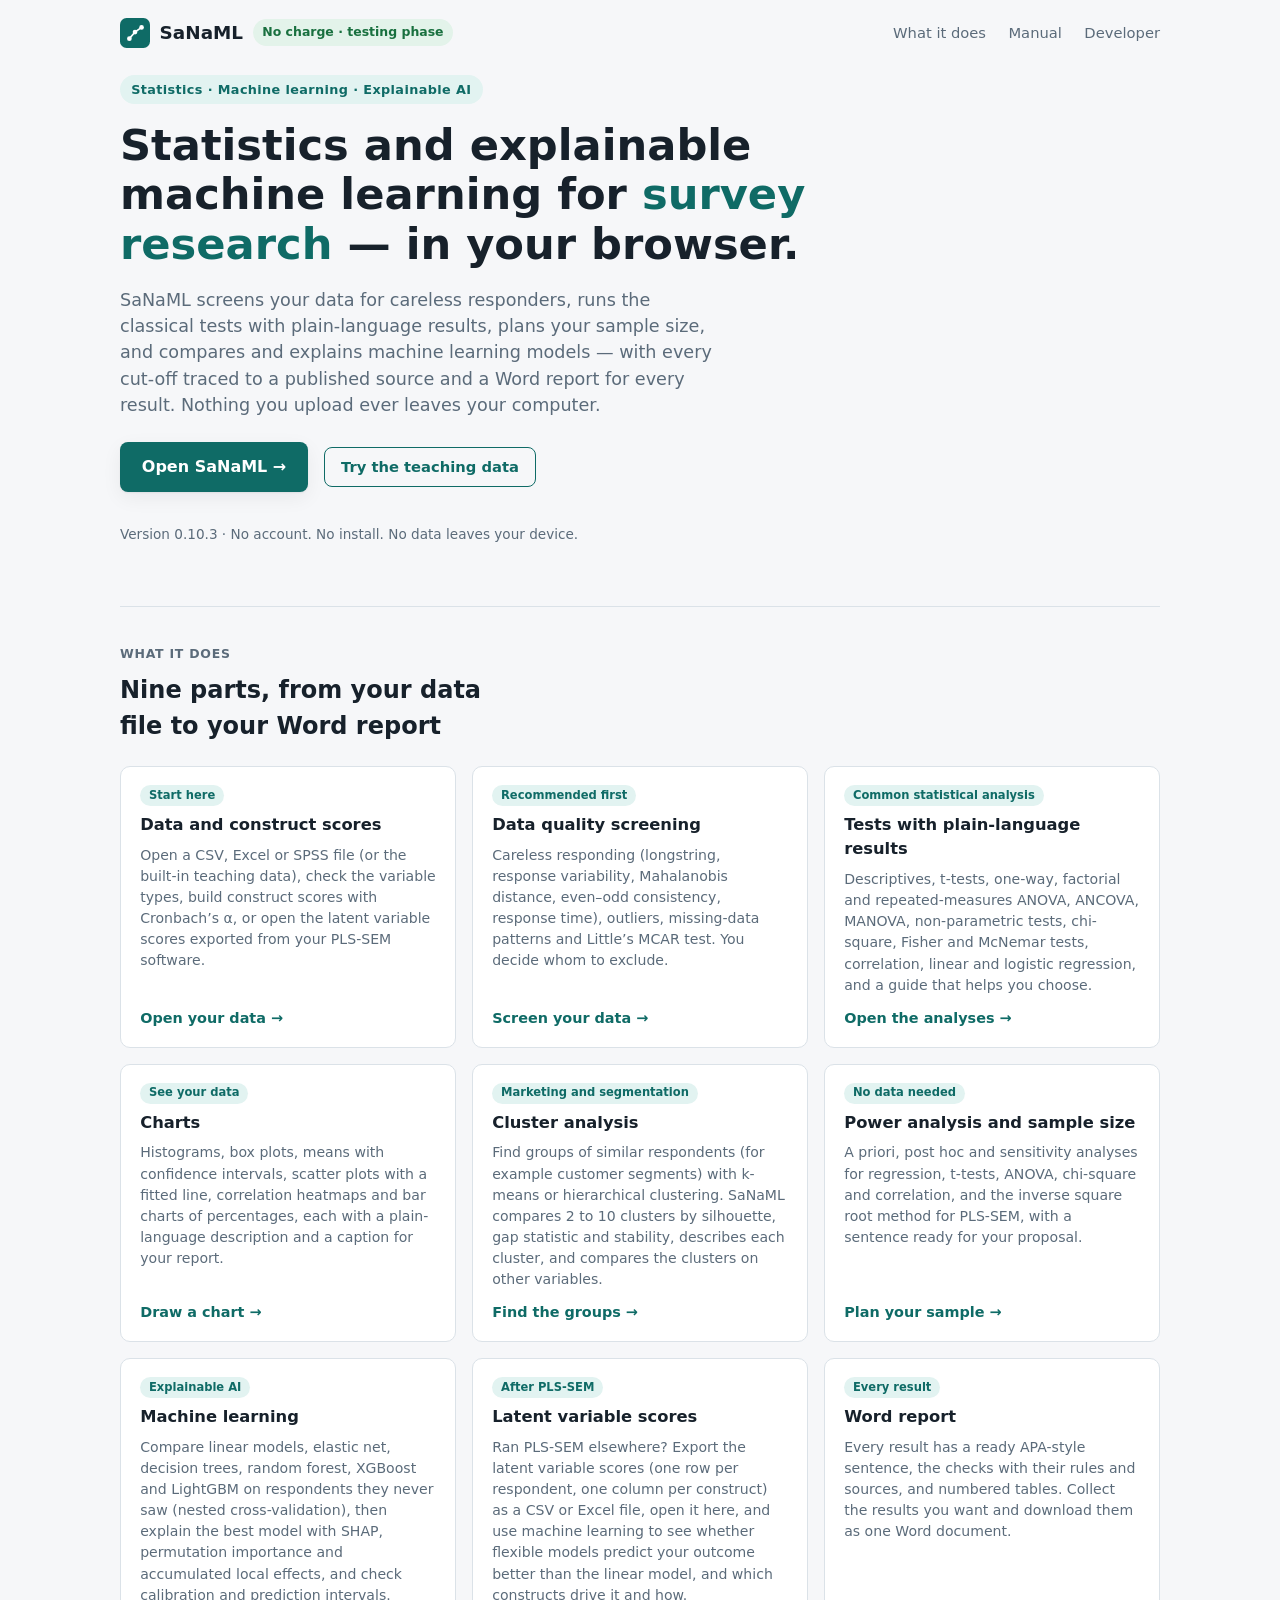
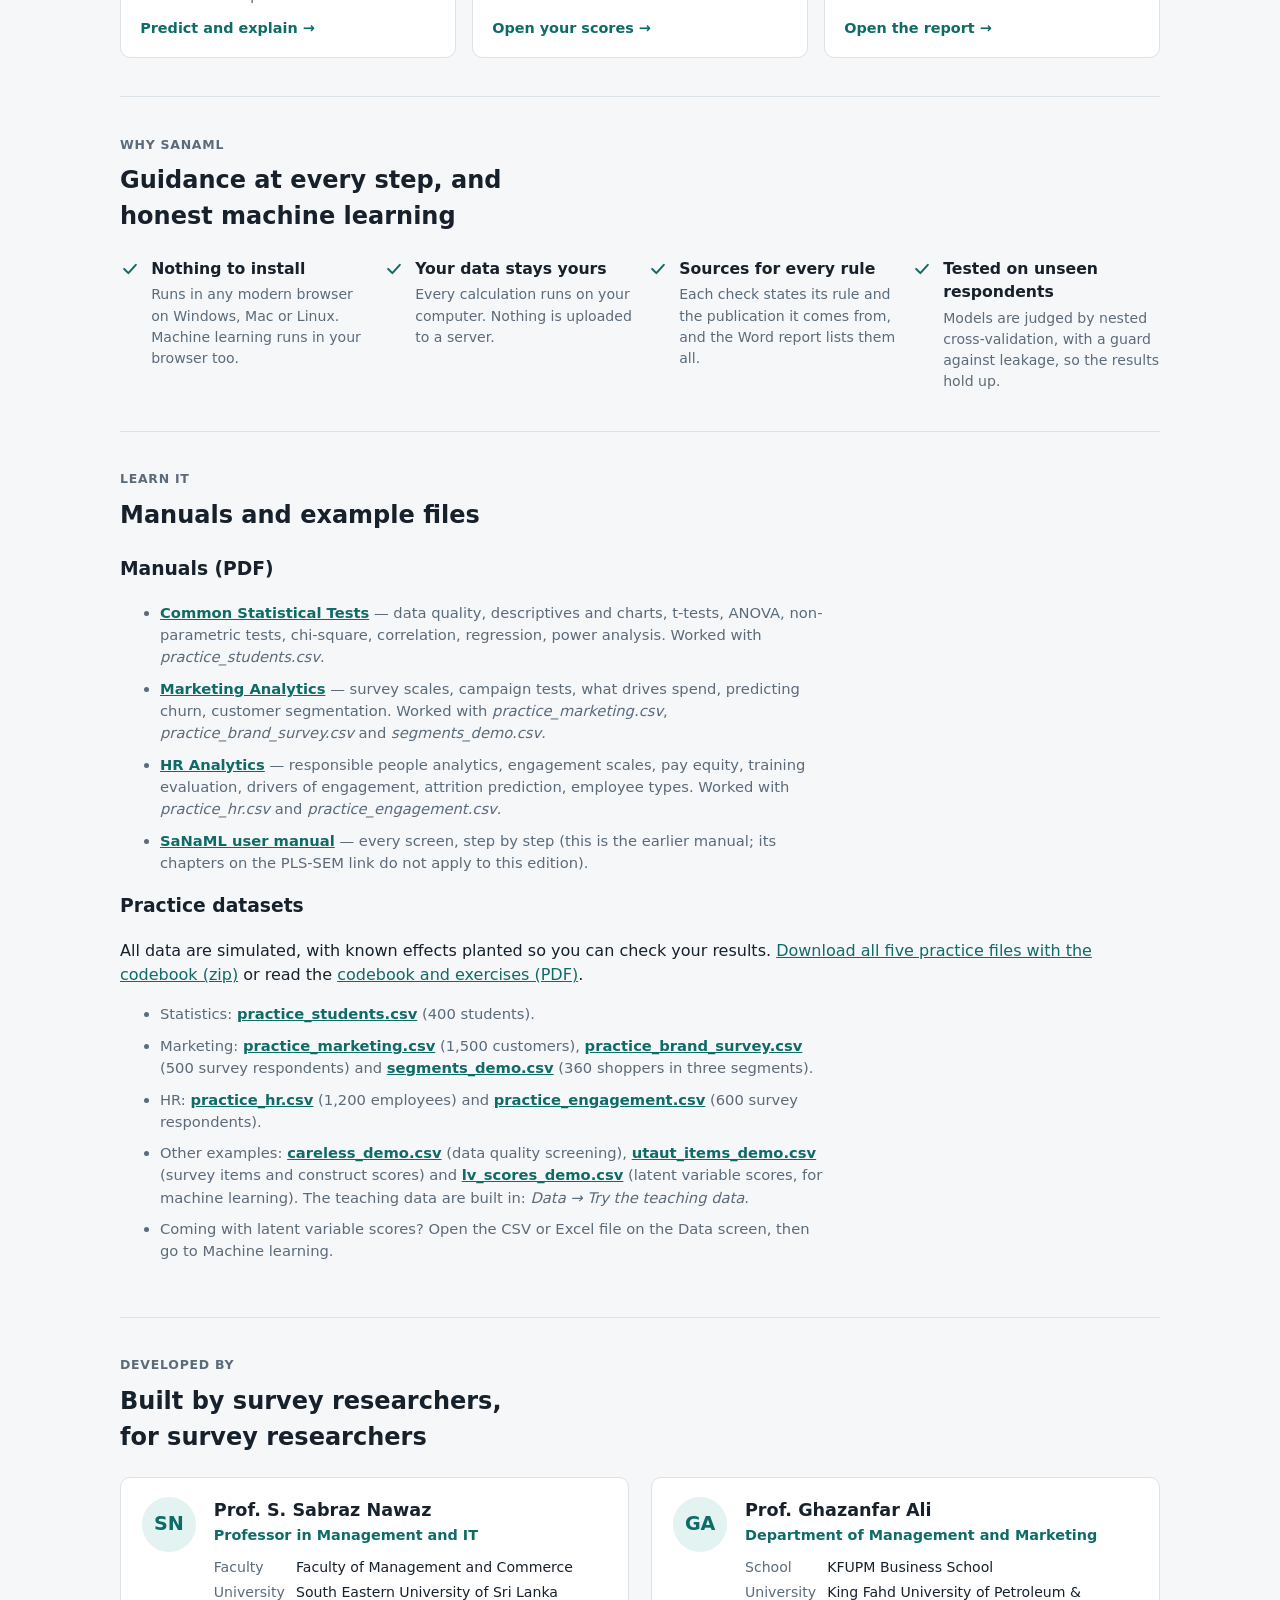
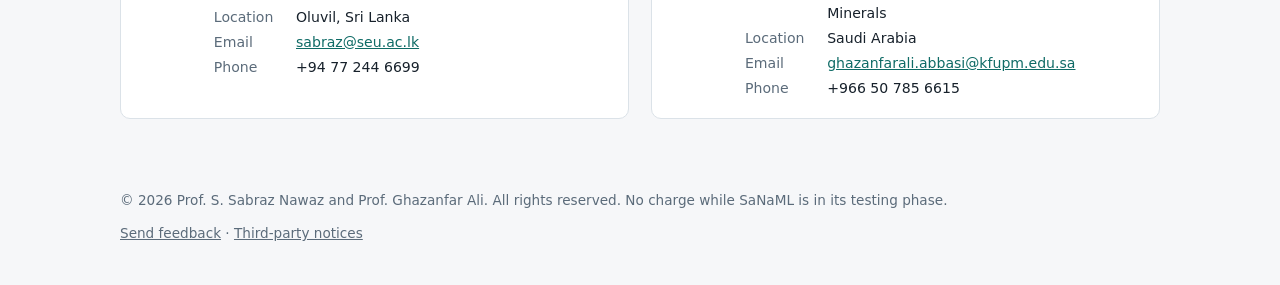
<file: index.html>
<!doctype html>
<html lang="en">
<head>
  <meta charset="UTF-8" />
  <meta name="viewport" content="width=device-width, initial-scale=1.0" />
  <meta name="description" content="SaNaML — guided statistics and explainable machine learning for survey research, entirely in your browser." />
  <!-- Testing phase: keep the site out of search engines. Remove at public launch. -->
  <meta name="robots" content="noindex, nofollow" />
  <meta name="color-scheme" content="light dark" />
  <link rel="icon" href="/sanaml/favicon.svg" type="image/svg+xml" />
  <title>SaNaML</title>
<style>
  /* Same design tokens as src/app.css, so the marketing page and the app never look like two products. */
  :root {
    --bg: #f6f7f9;
    --surface: #ffffff;
    --surface-2: #f0f3f6;
    --text: #17212b;
    --muted: #5b6b7a;
    --border: #dbe2e8;
    --accent: #0f6b66;
    --accent-strong: #0b5450;
    --accent-soft: #e2f3f1;
    --on-accent: #ffffff;
    --good: #19703f;
    --good-soft: #e3f3ea;
    --shadow: 0 1px 2px rgba(16,24,40,.06), 0 6px 20px rgba(16,24,40,.06);
    --font: system-ui, -apple-system, 'Segoe UI', Roboto, 'Helvetica Neue', Arial, sans-serif;
    --mono: ui-monospace, 'Cascadia Mono', 'Segoe UI Mono', Menlo, Consolas, monospace;
    color-scheme: light;
  }
  @media (prefers-color-scheme: dark) {
    :root:not([data-theme="light"]) {
      --bg: #0d1319;
      --surface: #161e26;
      --surface-2: #1d2731;
      --text: #e6edf3;
      --muted: #9aabbb;
      --border: #2a3742;
      --accent: #5fd0c4;
      --accent-strong: #8fe0d6;
      --accent-soft: #123532;
      --on-accent: #062421;
      --good: #4fbd82;
      --good-soft: #123322;
      --shadow: 0 1px 2px rgba(0,0,0,.3), 0 6px 20px rgba(0,0,0,.35);
      color-scheme: dark;
    }
  }
  :root[data-theme="dark"] {
    --bg: #0d1319;
    --surface: #161e26;
    --surface-2: #1d2731;
    --text: #e6edf3;
    --muted: #9aabbb;
    --border: #2a3742;
    --accent: #5fd0c4;
    --accent-strong: #8fe0d6;
    --accent-soft: #123532;
    --on-accent: #062421;
    --good: #4fbd82;
    --good-soft: #123322;
    --shadow: 0 1px 2px rgba(0,0,0,.3), 0 6px 20px rgba(0,0,0,.35);
    color-scheme: dark;
  }

  * { box-sizing: border-box; }
  html, body { margin: 0; }
  body {
    background: var(--bg);
    color: var(--text);
    font-family: var(--font);
    line-height: 1.5;
    padding-inline: 16px;
  }
  a { color: var(--accent); }
  .wrap { max-width: 1040px; margin: 0 auto; }

  /* ---------- header ---------- */
  header.site {
    display: flex; align-items: center; justify-content: space-between;
    gap: 1rem; padding-block: 1.1rem;
  }
  .brand { display: flex; align-items: center; gap: 0.6rem; font-weight: 700; font-size: 1.15rem; }
  .brand svg { flex: none; }
  .badge-free {
    font-size: 0.78rem; font-weight: 600; color: var(--good); background: var(--good-soft);
    padding: 0.25rem 0.6rem; border-radius: 999px; white-space: nowrap;
  }
  header.site nav { display: flex; gap: 1.4rem; font-size: 0.92rem; }
  header.site nav a { color: var(--muted); text-decoration: none; }
  header.site nav a:hover { color: var(--text); }
  @media (max-width: 640px) { header.site nav { display: none; } }

  /* ---------- hero ---------- */
  .hero { padding-block: 2.6rem 3rem; display: grid; gap: 1.1rem; max-width: 44rem; }
  .hero .eyebrow {
    display: inline-flex; align-items: center; gap: 0.4rem; width: fit-content;
    font-size: 0.8rem; font-weight: 600; letter-spacing: 0.03em; color: var(--accent);
    background: var(--accent-soft); padding: 0.3rem 0.7rem; border-radius: 999px;
  }
  h1 { font-size: clamp(1.9rem, 4.2vw, 2.7rem); line-height: 1.14; margin: 0; text-wrap: balance; }
  h1 em { font-style: normal; color: var(--accent); }
  .hero p.lead { font-size: 1.1rem; color: var(--muted); margin: 0; max-width: 38rem; }
  .cta-row { display: flex; align-items: center; gap: 1rem; flex-wrap: wrap; margin-top: 0.4rem; }
  .btn {
    display: inline-flex; align-items: center; gap: 0.5rem; font-weight: 600; font-size: 1rem;
    padding: 0.75rem 1.3rem; border-radius: 8px; text-decoration: none; border: 1px solid transparent;
  }
  .btn.primary { background: var(--accent); color: var(--on-accent); box-shadow: var(--shadow); }
  .btn.primary:hover { background: var(--accent-strong); }
  .cta-note { font-size: 0.85rem; color: var(--muted); }
  .btn.primary.alt { background: #6b3f8f; }
  .btn.primary.alt:hover { background: #542f72; }
  @media (prefers-color-scheme: dark) { :root:not([data-theme="light"]) .btn.primary.alt { background: #bb95dc; color: #160c20; } }
  :root[data-theme="dark"] .btn.primary.alt { background: #bb95dc; color: #160c20; }
  .btn.primary.ml { background: #0f6b66; }
  .btn.primary.ml:hover { background: #0b5450; }
  @media (prefers-color-scheme: dark) { :root:not([data-theme="light"]) .btn.primary.ml { background: #5fd0c4; color: #062421; } }
  :root[data-theme="dark"] .btn.primary.ml { background: #5fd0c4; color: #062421; }
  .cta-explain { margin-top: 0.8rem; max-width: 46rem; }
  .cta-explain p { margin: 0.25rem 0; font-size: 0.92rem; color: var(--muted); }
  .cta-explain strong { color: var(--text); }

  /* ---------- screenshot frame ---------- */
  .frame {
    border: 1px solid var(--border); border-radius: 12px; background: var(--surface);
    box-shadow: var(--shadow); overflow: hidden; margin-bottom: 3rem;
  }
  .frame .titlebar {
    display: flex; gap: 0.4rem; padding: 0.6rem 0.8rem; border-bottom: 1px solid var(--border);
    background: var(--surface-2);
  }
  .frame .titlebar span { width: 9px; height: 9px; border-radius: 50%; background: var(--border); }
  .frame .shot { padding: 1.6rem; display: grid; gap: 0.9rem; grid-template-columns: repeat(3, 1fr); }
  .frame .shot .card {
    border: 1px solid var(--border); border-radius: 8px; padding: 0.9rem; background: var(--bg);
  }
  .frame .shot .card h4 { margin: 0 0 0.35rem; font-size: 0.92rem; }
  .frame .shot .card .pill {
    display: inline-block; font-size: 0.72rem; font-weight: 600; color: var(--good);
    background: var(--good-soft); padding: 0.15rem 0.5rem; border-radius: 999px; margin-bottom: 0.4rem;
  }
  .frame .shot .card p { margin: 0; font-size: 0.78rem; color: var(--muted); }
  @media (max-width: 720px) { .frame .shot { grid-template-columns: 1fr; } }

  /* ---------- section shell ---------- */
  section { padding-block: 2.4rem; border-top: 1px solid var(--border); }
  section .kicker {
    font-size: 0.78rem; font-weight: 700; letter-spacing: 0.06em; text-transform: uppercase;
    color: var(--muted); margin: 0 0 0.5rem;
  }
  section h2 { font-size: 1.5rem; margin: 0 0 1.4rem; max-width: 34rem; text-wrap: balance; }

  /* ---------- replaces grid ---------- */
  .replaces { display: grid; grid-template-columns: repeat(auto-fit, minmax(220px, 1fr)); gap: 1rem; }
  .replaces .item { display: flex; gap: 0.7rem; }
  .replaces .item svg { flex: none; margin-top: 0.15rem; color: var(--accent); }
  .replaces .item h3 { margin: 0 0 0.25rem; font-size: 0.98rem; }
  .replaces .item p { margin: 0; font-size: 0.88rem; color: var(--muted); }

  /* ---------- stages ---------- */
  .stages { display: grid; gap: 0.9rem; }
  .stage {
    display: grid; grid-template-columns: auto 1fr; gap: 1rem; align-items: start;
    background: var(--surface); border: 1px solid var(--border); border-radius: 10px; padding: 1.1rem 1.3rem;
  }
  .stage .num {
    font-family: var(--mono); font-size: 0.85rem; font-weight: 700; color: var(--accent);
    background: var(--accent-soft); width: 2rem; height: 2rem; border-radius: 50%;
    display: flex; align-items: center; justify-content: center;
  }
  .stage h3 { margin: 0 0 0.3rem; font-size: 1.02rem; }
  .stage p { margin: 0; font-size: 0.9rem; color: var(--muted); }
  .stage .tools { margin-top: 0.5rem; display: flex; flex-wrap: wrap; gap: 0.4rem; }
  .stage .tools span {
    font-size: 0.76rem; background: var(--surface-2); border: 1px solid var(--border);
    padding: 0.15rem 0.55rem; border-radius: 999px; color: var(--muted);
  }

  /* ---------- stand-alone apps ---------- */
  .classic-intro { margin: -0.6rem 0 1.2rem; color: var(--muted); max-width: 40rem; }
  .classic-grid { display: grid; grid-template-columns: repeat(2, 1fr); gap: 1.1rem; }
  @media (max-width: 720px) { .classic-grid { grid-template-columns: 1fr; } }
  .classic {
    background: var(--surface); border: 1px solid var(--border); border-radius: 10px; padding: 1.2rem 1.3rem;
    display: flex; flex-direction: column; gap: 0.55rem;
  }
  .classic .top { display: flex; align-items: center; justify-content: space-between; gap: 0.6rem; flex-wrap: wrap; }
  .classic h3 { margin: 0; font-size: 1.05rem; }
  .classic .tag {
    font-size: 0.74rem; font-weight: 600; color: var(--accent); background: var(--accent-soft);
    padding: 0.15rem 0.6rem; border-radius: 999px; white-space: nowrap;
  }
  .classic p { margin: 0; font-size: 0.9rem; color: var(--muted); }
  .classic .links { margin-top: auto; padding-top: 0.4rem; display: flex; align-items: center; gap: 1rem; flex-wrap: wrap; }
  .btn.outline { border-color: var(--accent); color: var(--accent); background: transparent; padding: 0.5rem 1rem; font-size: 0.92rem; }
  .btn.outline:hover { background: var(--accent-soft); }
  .stage .more { margin-top: 0.45rem; font-size: 0.85rem; }

  /* ---------- literature ---------- */
  .lit-grid { display: grid; grid-template-columns: 1.1fr 1fr; gap: 2rem; align-items: start; }
  .lit-grid ul { margin: 0; padding-left: 1.1rem; color: var(--muted); font-size: 0.92rem; }
  .lit-grid li { margin-bottom: 0.45rem; }
  .lit-card {
    background: var(--surface); border: 1px solid var(--border); border-radius: 10px; padding: 1.1rem 1.2rem;
  }
  .lit-card .row { display: flex; justify-content: space-between; font-size: 0.86rem; padding-block: 0.35rem; border-bottom: 1px dashed var(--border); }
  .lit-card .row:last-child { border-bottom: none; }
  .lit-card .row span:first-child { color: var(--muted); }
  .lit-card .row span:last-child { font-weight: 600; font-variant-numeric: tabular-nums; }
  @media (max-width: 720px) { .lit-grid { grid-template-columns: 1fr; } }

  /* ---------- developer ---------- */
  .dev-grid { display: grid; grid-template-columns: repeat(2, 1fr); gap: 1.4rem; }
  @media (max-width: 720px) { .dev-grid { grid-template-columns: 1fr; } }
  .dev {
    display: grid; grid-template-columns: auto 1fr; gap: 1.1rem; align-items: start;
    background: var(--surface); border: 1px solid var(--border); border-radius: 10px; padding: 1.2rem 1.3rem;
  }
  .dev .avatar {
    width: 3.4rem; height: 3.4rem; border-radius: 50%; background: var(--accent-soft); color: var(--accent);
    display: flex; align-items: center; justify-content: center; font-weight: 700; font-size: 1.2rem; flex: none;
  }
  .dev h3 { margin: 0 0 0.1rem; font-size: 1.1rem; }
  .dev .role { color: var(--accent); font-size: 0.9rem; font-weight: 600; margin: 0 0 0.6rem; }
  .dev dl { margin: 0; display: grid; grid-template-columns: auto 1fr; gap: 0.25rem 0.7rem; font-size: 0.88rem; }
  .dev dt { color: var(--muted); }
  .dev dd { margin: 0; }
  @media (max-width: 400px) { .dev { grid-template-columns: 1fr; } .dev .avatar { display: none; } }

  /* ---------- footer ---------- */
  footer.site { padding-block: 2rem 2.6rem; display: grid; gap: 0.6rem; }
  footer.site .row { display: flex; flex-wrap: wrap; justify-content: space-between; gap: 0.8rem; font-size: 0.85rem; color: var(--muted); }
  footer.site a { color: var(--muted); }
  .parts { display: grid; grid-template-columns: repeat(auto-fit, minmax(260px, 1fr)); gap: 1rem; }
  .part { background: var(--surface); border: 1px solid var(--border); border-radius: 10px; padding: 1.1rem 1.2rem; display: flex; flex-direction: column; gap: 0.45rem; }
  .part h3 { margin: 0; font-size: 1.02rem; }
  .part p { margin: 0; font-size: 0.88rem; color: var(--muted); }
  .part .tag { width: fit-content; font-size: 0.72rem; font-weight: 600; color: var(--accent); background: var(--accent-soft); padding: 0.12rem 0.55rem; border-radius: 999px; }
  .part a.go { margin-top: auto; padding-top: 0.3rem; font-weight: 600; font-size: 0.9rem; text-decoration: none; }
  .part a.go:hover { text-decoration: underline; }
  .downloads { display: grid; gap: 0.6rem; max-width: 44rem; }
  .downloads li { font-size: 0.92rem; color: var(--muted); }
  .downloads a { font-weight: 600; }
</style>
</head>
<body>
<div class="wrap">
  <header class="site">
    <div class="brand">
      <svg width="30" height="30" viewBox="0 0 64 64" aria-hidden="true"><rect width="64" height="64" rx="14" fill="var(--accent)"/><circle cx="20" cy="44" r="5" fill="var(--on-accent)"/><circle cx="32" cy="30" r="5" fill="var(--on-accent)"/><circle cx="46" cy="20" r="5" fill="var(--on-accent)"/><path d="M20 44L32 30L46 20" stroke="var(--on-accent)" stroke-width="3.5" stroke-linecap="round" fill="none"/></svg>
      SaNaML
      <span class="badge-free">No charge · testing phase</span>
    </div>
    <nav>
      <a href="#parts">What it does</a>
      <a href="#manual">Manual</a>
      <a href="#developer">Developer</a>
    </nav>
  </header>

  <section class="hero" style="border-top:none; padding-top:0.6rem;">
    <span class="eyebrow">Statistics · Machine learning · Explainable AI</span>
    <h1>Statistics and explainable machine learning for <em>survey research</em> — in your browser.</h1>
    <p class="lead">SaNaML screens your data for careless responders, runs the classical tests with plain-language results, plans your sample size, and compares and explains machine learning models — with every cut-off traced to a published source and a Word report for every result. Nothing you upload ever leaves your computer.</p>
    <div class="cta-row">
      <a class="btn primary" href="/sanaml/ml/">Open SaNaML →</a>
      <a class="btn outline" href="/sanaml/ml/#/data">Try the teaching data</a>
    </div>
    <p class="cta-note">Version 0.10.3 · No account. No install. No data leaves your device.</p>
  </section>

  <section id="parts">
    <p class="kicker">What it does</p>
    <h2>Nine parts, from your data file to your Word report</h2>
    <div class="parts">
      <article class="part"><span class="tag">Start here</span><h3>Data and construct scores</h3><p>Open a CSV, Excel or SPSS file (or the built-in teaching data), check the variable types, build construct scores with Cronbach’s α, or open the latent variable scores exported from your PLS-SEM software.</p><a class="go" href="/sanaml/ml/#/data">Open your data →</a></article>
      <article class="part"><span class="tag">Recommended first</span><h3>Data quality screening</h3><p>Careless responding (longstring, response variability, Mahalanobis distance, even–odd consistency, response time), outliers, missing-data patterns and Little’s MCAR test. You decide whom to exclude.</p><a class="go" href="/sanaml/ml/#/data">Screen your data →</a></article>
      <article class="part"><span class="tag">Common statistical analysis</span><h3>Tests with plain-language results</h3><p>Descriptives, t-tests, one-way, factorial and repeated-measures ANOVA, ANCOVA, MANOVA, non-parametric tests, chi-square, Fisher and McNemar tests, correlation, linear and logistic regression, and a guide that helps you choose.</p><a class="go" href="/sanaml/ml/#/analyses">Open the analyses →</a></article>
      <article class="part"><span class="tag">See your data</span><h3>Charts</h3><p>Histograms, box plots, means with confidence intervals, scatter plots with a fitted line, correlation heatmaps and bar charts of percentages, each with a plain-language description and a caption for your report.</p><a class="go" href="/sanaml/ml/#/charts">Draw a chart →</a></article>
      <article class="part"><span class="tag">Marketing and segmentation</span><h3>Cluster analysis</h3><p>Find groups of similar respondents (for example customer segments) with k-means or hierarchical clustering. SaNaML compares 2 to 10 clusters by silhouette, gap statistic and stability, describes each cluster, and compares the clusters on other variables.</p><a class="go" href="/sanaml/ml/#/cluster">Find the groups →</a></article>
      <article class="part"><span class="tag">No data needed</span><h3>Power analysis and sample size</h3><p>A priori, post hoc and sensitivity analyses for regression, t-tests, ANOVA, chi-square and correlation, and the inverse square root method for PLS-SEM, with a sentence ready for your proposal.</p><a class="go" href="/sanaml/ml/#/power">Plan your sample →</a></article>
      <article class="part"><span class="tag">Explainable AI</span><h3>Machine learning</h3><p>Compare linear models, elastic net, decision trees, random forest, XGBoost and LightGBM on respondents they never saw (nested cross-validation), then explain the best model with SHAP, permutation importance and accumulated local effects, and check calibration and prediction intervals.</p><a class="go" href="/sanaml/ml/#/ml">Predict and explain →</a></article>
      <article class="part"><span class="tag">After PLS-SEM</span><h3>Latent variable scores</h3><p>Ran PLS-SEM elsewhere? Export the latent variable scores (one row per respondent, one column per construct) as a CSV or Excel file, open it here, and use machine learning to see whether flexible models predict your outcome better than the linear model, and which constructs drive it and how.</p><a class="go" href="/sanaml/ml/#/data">Open your scores →</a></article>
      <article class="part"><span class="tag">Every result</span><h3>Word report</h3><p>Every result has a ready APA-style sentence, the checks with their rules and sources, and numbered tables. Collect the results you want and download them as one Word document.</p><a class="go" href="/sanaml/ml/#/report">Open the report →</a></article>
    </div>
  </section>

  <section>
    <p class="kicker">Why SaNaML</p>
    <h2>Guidance at every step, and honest machine learning</h2>
    <div class="replaces">
      <div class="item"><svg width="20" height="20" viewBox="0 0 24 24" fill="none" aria-hidden="true"><path d="M5 12l5 5L19 7" stroke="currentColor" stroke-width="2.4" stroke-linecap="round" stroke-linejoin="round"/></svg><div><h3>Nothing to install</h3><p>Runs in any modern browser on Windows, Mac or Linux. Machine learning runs in your browser too.</p></div></div>
      <div class="item"><svg width="20" height="20" viewBox="0 0 24 24" fill="none" aria-hidden="true"><path d="M5 12l5 5L19 7" stroke="currentColor" stroke-width="2.4" stroke-linecap="round" stroke-linejoin="round"/></svg><div><h3>Your data stays yours</h3><p>Every calculation runs on your computer. Nothing is uploaded to a server.</p></div></div>
      <div class="item"><svg width="20" height="20" viewBox="0 0 24 24" fill="none" aria-hidden="true"><path d="M5 12l5 5L19 7" stroke="currentColor" stroke-width="2.4" stroke-linecap="round" stroke-linejoin="round"/></svg><div><h3>Sources for every rule</h3><p>Each check states its rule and the publication it comes from, and the Word report lists them all.</p></div></div>
      <div class="item"><svg width="20" height="20" viewBox="0 0 24 24" fill="none" aria-hidden="true"><path d="M5 12l5 5L19 7" stroke="currentColor" stroke-width="2.4" stroke-linecap="round" stroke-linejoin="round"/></svg><div><h3>Tested on unseen respondents</h3><p>Models are judged by nested cross-validation, with a guard against leakage, so the results hold up.</p></div></div>
    </div>
  </section>

  <section id="manual">
    <p class="kicker">Learn it</p>
    <h2>Manuals and example files</h2>
    <h3>Manuals (PDF)</h3>
    <ul class="downloads">
      <li><a href="/sanaml/manuals/SaNaML-Manual-Common-Statistical-Tests-0.10.2.pdf">Common Statistical Tests</a> — data quality, descriptives and charts, t-tests, ANOVA, non-parametric tests, chi-square, correlation, regression, power analysis. Worked with <em>practice_students.csv</em>.</li>
      <li><a href="/sanaml/manuals/SaNaML-Manual-Marketing-Analytics-0.10.2.pdf">Marketing Analytics</a> — survey scales, campaign tests, what drives spend, predicting churn, customer segmentation. Worked with <em>practice_marketing.csv</em>, <em>practice_brand_survey.csv</em> and <em>segments_demo.csv</em>.</li>
      <li><a href="/sanaml/manuals/SaNaML-Manual-HR-Analytics-0.10.2.pdf">HR Analytics</a> — responsible people analytics, engagement scales, pay equity, training evaluation, drivers of engagement, attrition prediction, employee types. Worked with <em>practice_hr.csv</em> and <em>practice_engagement.csv</em>.</li>
      <li><a href="/sanaml/manuals/SaNaML-User-Manual-0.9.2.pdf">SaNaML user manual</a> — every screen, step by step (this is the earlier manual; its chapters on the PLS-SEM link do not apply to this edition).</li>
    </ul>
    <h3>Practice datasets</h3>
    <p>All data are simulated, with known effects planted so you can check your results. <a href="/sanaml/examples/SaNaML-Practice-Datasets.zip" download>Download all five practice files with the codebook (zip)</a> or read the <a href="/sanaml/examples/SaNaML-Practice-Datasets-Guide.pdf">codebook and exercises (PDF)</a>.</p>
    <ul class="downloads">
      <li>Statistics: <a href="/sanaml/examples/practice_students.csv" download>practice_students.csv</a> (400 students).</li>
      <li>Marketing: <a href="/sanaml/examples/practice_marketing.csv" download>practice_marketing.csv</a> (1,500 customers), <a href="/sanaml/examples/practice_brand_survey.csv" download>practice_brand_survey.csv</a> (500 survey respondents) and <a href="/sanaml/examples/segments_demo.csv" download>segments_demo.csv</a> (360 shoppers in three segments).</li>
      <li>HR: <a href="/sanaml/examples/practice_hr.csv" download>practice_hr.csv</a> (1,200 employees) and <a href="/sanaml/examples/practice_engagement.csv" download>practice_engagement.csv</a> (600 survey respondents).</li>
      <li>Other examples: <a href="/sanaml/examples/careless_demo.csv" download>careless_demo.csv</a> (data quality screening), <a href="/sanaml/examples/utaut_items_demo.csv" download>utaut_items_demo.csv</a> (survey items and construct scores) and <a href="/sanaml/examples/lv_scores_demo.csv" download>lv_scores_demo.csv</a> (latent variable scores, for machine learning). The teaching data are built in: <em>Data → Try the teaching data</em>.</li>
      <li>Coming with latent variable scores? Open the CSV or Excel file on the Data screen, then go to Machine learning.</li>
    </ul>
  </section>

<section id="developer">
    <p class="kicker">Developed by</p>
    <h2>Built by survey researchers, for survey researchers</h2>
    <div class="dev-grid">
      <div class="dev">
        <div class="avatar">SN</div>
        <div>
          <h3>Prof. S. Sabraz Nawaz</h3>
          <p class="role">Professor in Management and IT</p>
          <dl>
            <dt>Faculty</dt><dd>Faculty of Management and Commerce</dd>
            <dt>University</dt><dd>South Eastern University of Sri Lanka</dd>
            <dt>Location</dt><dd>Oluvil, Sri Lanka</dd>
            <dt>Email</dt><dd><a href="mailto:sabraz@seu.ac.lk">sabraz@seu.ac.lk</a></dd>
            <dt>Phone</dt><dd>+94 77 244 6699</dd>
          </dl>
        </div>
      </div>
      <div class="dev">
        <div class="avatar">GA</div>
        <div>
          <h3>Prof. Ghazanfar Ali</h3>
          <p class="role">Department of Management and Marketing</p>
          <dl>
            <dt>School</dt><dd>KFUPM Business School</dd>
            <dt>University</dt><dd>King Fahd University of Petroleum &amp; Minerals</dd>
            <dt>Location</dt><dd>Saudi Arabia</dd>
            <dt>Email</dt><dd><a href="mailto:ghazanfarali.abbasi@kfupm.edu.sa">ghazanfarali.abbasi@kfupm.edu.sa</a></dd>
            <dt>Phone</dt><dd>+966 50 785 6615</dd>
          </dl>
        </div>
      </div>
    </div>
  </section>

    <footer class="site">
    <div class="row">
      <span>© 2026 Prof. S. Sabraz Nawaz and Prof. Ghazanfar Ali. All rights reserved. No charge while SaNaML is in its testing phase.</span>
      <span><a href="mailto:sabraz@seu.ac.lk?subject=SaNaML%20feedback">Send feedback</a> · <a href="/sanaml/ml/#/notices">Third-party notices</a></span>
    </div>
  </footer>
</div>
</body>
</html>
</file>
